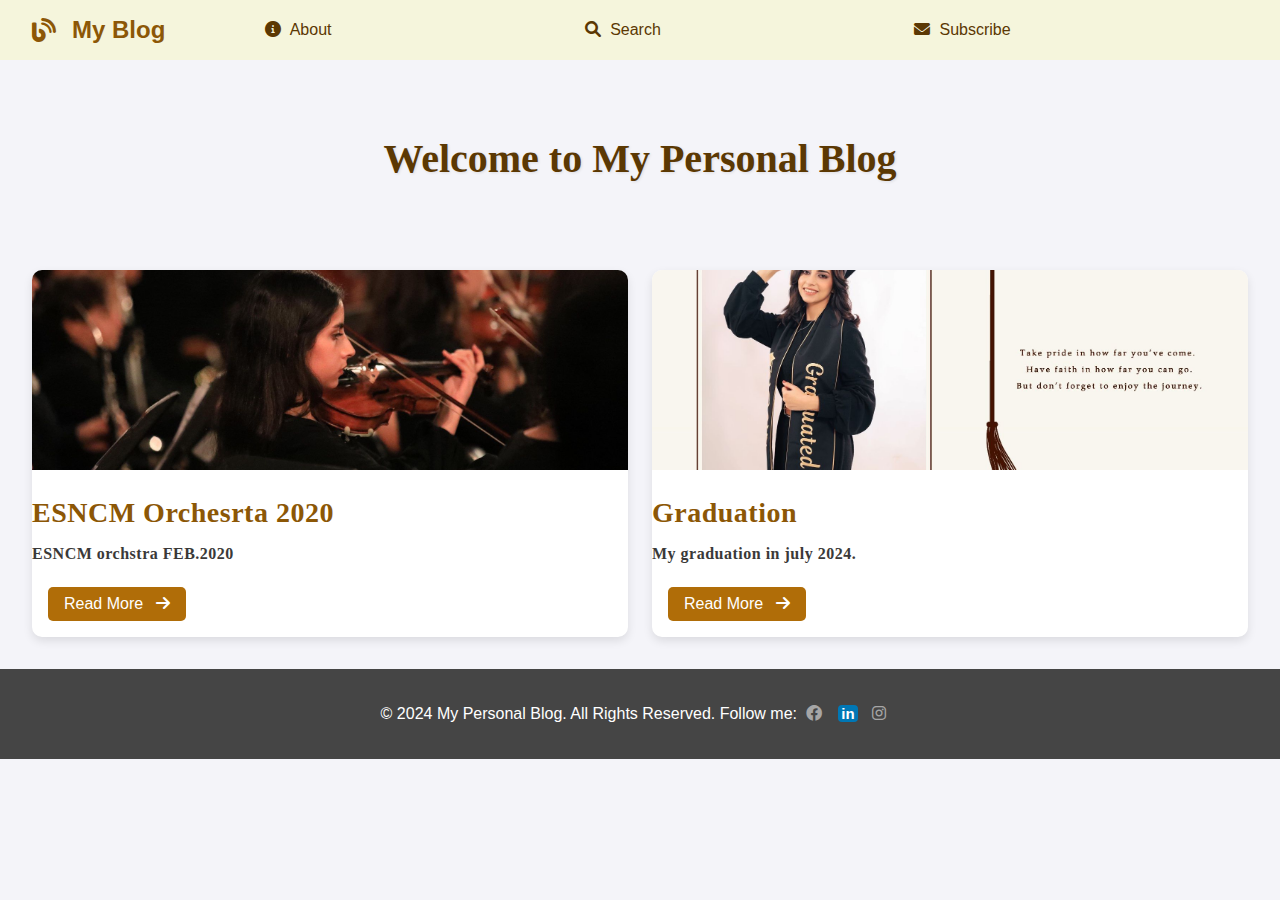
<file: index.html>
<!DOCTYPE html>
<html lang="en">
<head>
    <meta charset="UTF-8">
    <meta name="viewport" content="width=device-width, initial-scale=1.0">
    <title>Personal Blog</title>
    <link rel="stylesheet" href="assets/styles/main.css">

    <link rel="stylesheet" href="https://cdnjs.cloudflare.com/ajax/libs/font-awesome/6.0.0-beta3/css/all.min.css">
</head>
<body>
    <header class="navbar">
        <div class="logo"><a href="index.html"><i class="fas fa-blog"></i> My Blog</a></div>
        <nav>
            <a href="#"><i class="fas fa-info-circle"></i> About</a>
            <a href="#"><i class="fas fa-search"></i> Search</a>
            <a href="#"><i class="fas fa-envelope"></i> Subscribe</a>
        </nav>
    </header>

    <section class="header-banner">
        <h1>Welcome to My Personal Blog</h1>
    </section>

    <main class="content">
        <section class="blog-grid">
            <article class="blog-post">
                <img src="assets/images/violin.jpeg" alt="violin">
                <h2>ESNCM Orchesrta 2020</h2>
                <h3>ESNCM orchstra FEB.2020</h3>
                <a href="post1.html" class="button">Read More <i class="fas fa-arrow-right"></i></a>
            </article>
            <article class="blog-post">
                <img src="assets/images/grad.jpeg" alt="Tech Trends" class="grad">
                <h2>Graduation</h2>
                <h3>My graduation in july 2024.</h3>
                <a href="post2.html" class="button">Read More <i class="fas fa-arrow-right"></i></a>
            </article>
            
        </section>
    </main>

    <footer>
        <p class="author-title">© 2024 My Personal Blog. All Rights Reserved. Follow me: 
            <a href="https://www.facebook.com/sama.fadah?mibextid=LQQJ4d"><i class="fab fa-facebook">  </i></a> 
                        <a href="https://www.linkedin.com/in/sama-fadda-6b57862a4?utm_source=share&utm_campaign=share_via&utm_content=profile&utm_medium=ios_app" class="linkedin-logo"><span>in</span> </a> 
                        <a href="https://www.instagram.com/sama2001_?igsh=MWc5eHp5d2Qzd28zdw%3D%3D&utm_source=qr"><i class="fab fa-instagram">  </i></a>
        </p>
    </footer>
</body>
</html>
</file>
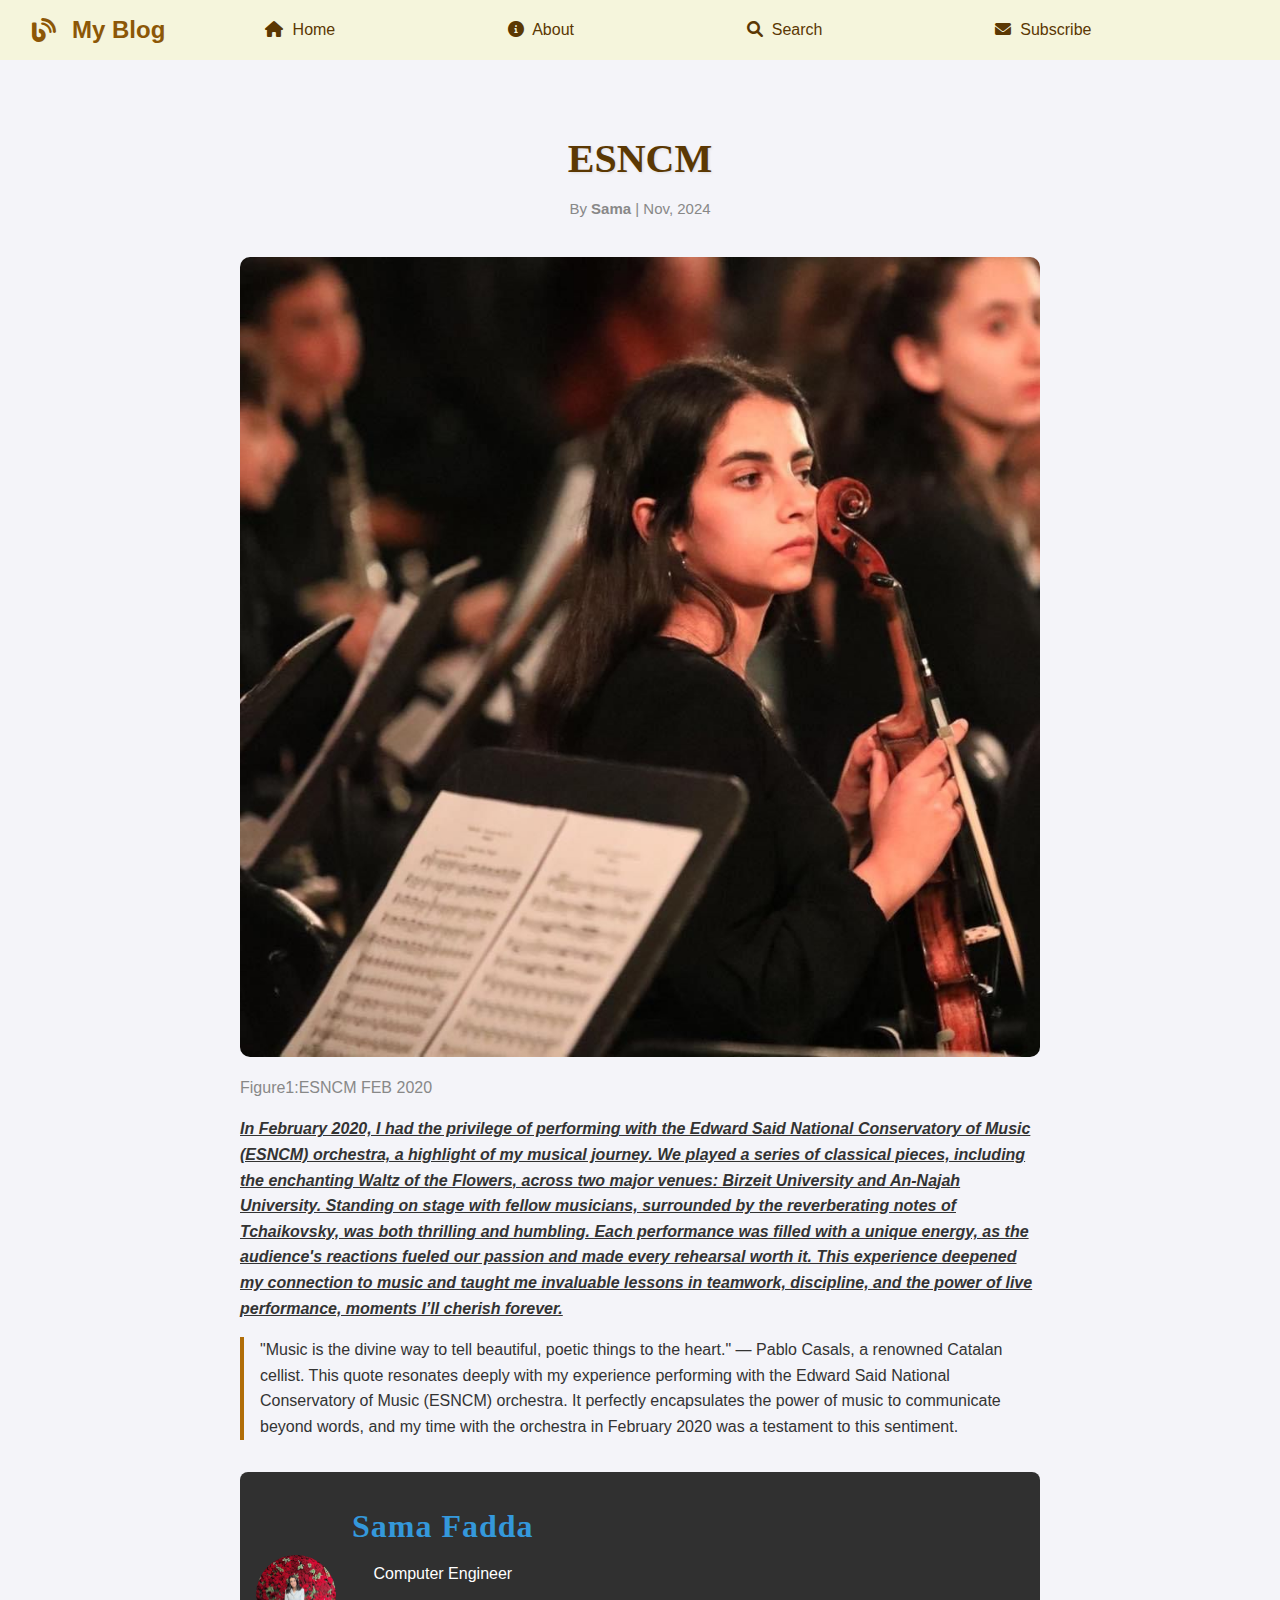
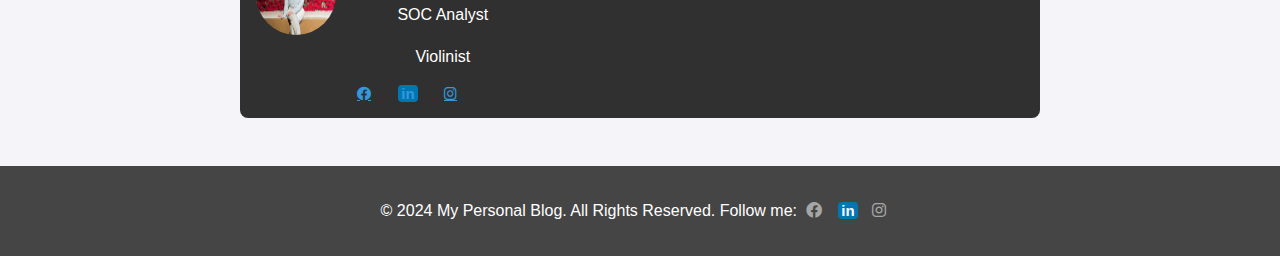
<file: post1.html>
<!DOCTYPE html>
<html lang="en">
<head>
    <meta charset="UTF-8">
    <meta name="viewport" content="width=device-width, initial-scale=1.0">
    <title>Blog Post - My Personal Blog</title>
    <link rel="stylesheet" href="assets/styles/main.css">
    <link rel="stylesheet" href="https://cdnjs.cloudflare.com/ajax/libs/font-awesome/6.0.0-beta3/css/all.min.css">

</head>
<body>
    <header class="navbar">
        <div class="logo"><a href="index.html"><i class="fas fa-blog"></i> My Blog</a></div>
        <nav>
            <a href="index.html"><i class="fas fa-home"></i> Home</a>

            <a href="#"><i class="fas fa-info-circle"></i> About</a>
            <a href="#"><i class="fas fa-search"></i> Search</a>
            <a href="#"><i class="fas fa-envelope"></i> Subscribe</a>
        </nav>
    </header>

    <main class="post-content">
        <header class="post-header">
            <h1>ESNCM</h1>
            <p class="post-meta">By <strong>Sama</strong> | Nov, 2024</p>
        </header>
        
        <article>
            <img src="assets/images/violin2.jpeg" alt="Blog Post Image" class="post-image">
            <p class="caption">Figure1:ESNCM FEB 2020</p>

            <p>
                <b><i><u>In February 2020, I had the privilege of performing with the Edward Said National Conservatory of Music (ESNCM) orchestra, a highlight of my musical journey. We played a series of classical pieces, including the enchanting Waltz of the Flowers, across two major venues: Birzeit University and An-Najah University. Standing on stage with fellow musicians, surrounded by the reverberating notes of Tchaikovsky, was both thrilling and humbling. Each performance was filled with a unique energy, as the audience's reactions fueled our passion and made every rehearsal worth it. This experience deepened my connection to music and taught me invaluable lessons in teamwork, discipline, and the power of live performance, moments I’ll cherish forever.</u></i></b>
            </p>
            <blockquote cite="https://www.enscm.org/">
                <p>
                    "Music is the divine way to tell beautiful, poetic things to the heart." 
                    — Pablo Casals, a renowned Catalan cellist. This quote resonates deeply with my experience 
                    performing with the Edward Said National Conservatory of Music (ESNCM) orchestra. 
                    It perfectly encapsulates the power of music to communicate beyond words, and my time 
                    with the orchestra in February 2020 was a testament to this sentiment.
                </p>
            </blockquote>           
            <footer class="author-info">
                <img src="assets/images/avatar.jpg" alt="Author Avatar" class="avatar">
                <div>
                    <h3 class="name">Sama Fadda</h3>
                    <p class="author-title">Computer Engineer</p>
                    <p class="author-bio">SOC Analyst </p>
                        <p class="author-bio">Violinist</p>
                    <div class="social-sharing">
                        <a href="#"><i class="fab fa-facebook">  </i></a> 
                        <a href="https://www.linkedin.com/" class="linkedin-logo"><span>in</span> </a> 
                        <a href="#"><i class="fab fa-instagram">  </i></a>
                    </div>
                </div>
            </footer>
        </article>
    </main>
    <footer>
        <p class="author-title" >© 2024 My Personal Blog. All Rights Reserved. Follow me: 
            <a href="https://www.facebook.com/sama.fadah?mibextid=LQQJ4d"><i class="fab fa-facebook">  </i></a> 
            <a href="https://www.linkedin.com/in/sama-fadda-6b57862a4?utm_source=share&utm_campaign=share_via&utm_content=profile&utm_medium=ios_app" class="linkedin-logo"><span>in</span> </a> 
            <a href="https://www.instagram.com/sama2001_?igsh=MWc5eHp5d2Qzd28zdw%3D%3D&utm_source=qr"><i class="fab fa-instagram">  </i></a>
        </p>
    </footer>
</body>
</html>
</file>
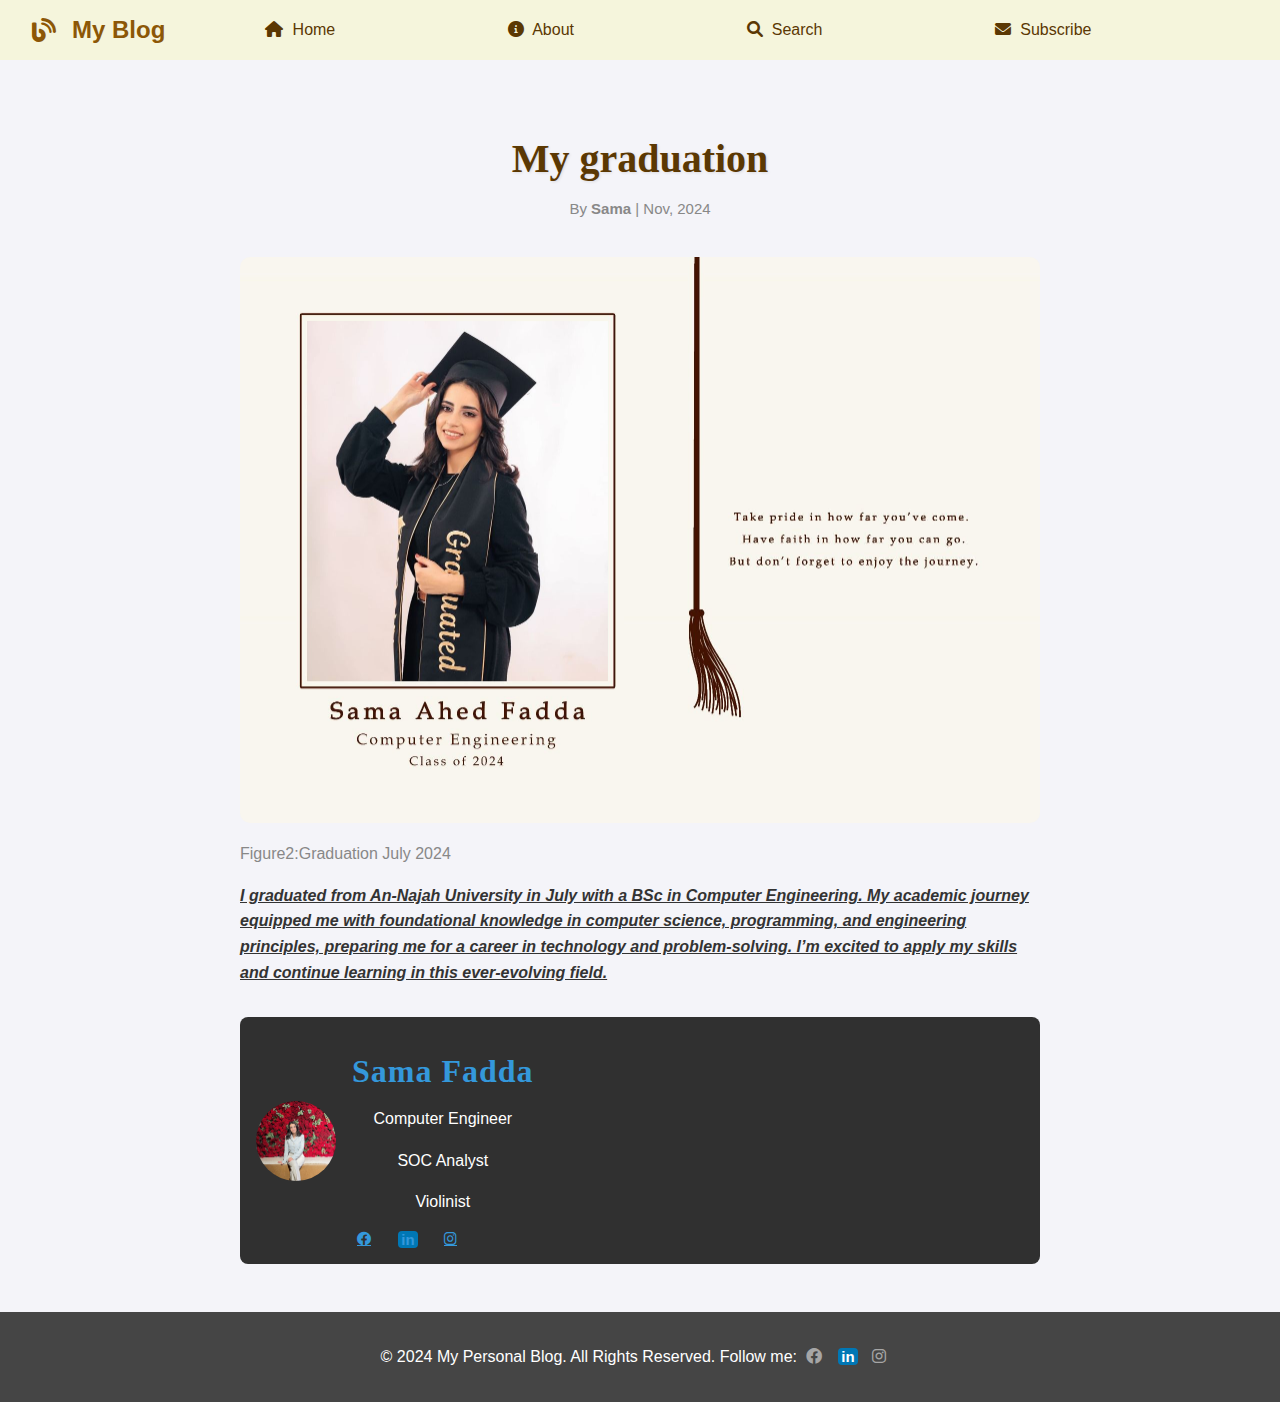
<file: post2.html>
<!DOCTYPE html>
<html lang="en">
<head>
    <meta charset="UTF-8">
    <meta name="viewport" content="width=device-width, initial-scale=1.0">
    <title>Blog Post - My Personal Blog</title>
    <link rel="stylesheet" href="assets/styles/main.css">
    <link rel="stylesheet" href="https://cdnjs.cloudflare.com/ajax/libs/font-awesome/6.0.0-beta3/css/all.min.css">

</head>
<body>
    <header class="navbar">
        <div class="logo"><a href="index.html"><i class="fas fa-blog"></i> My Blog</a></div>
        <nav>
            <a href="index.html"><i class="fas fa-home"></i> Home</a>

            <a href="#"><i class="fas fa-info-circle"></i> About</a>
            <a href="#"><i class="fas fa-search"></i> Search</a>
            <a href="#"><i class="fas fa-envelope"></i> Subscribe</a>
        </nav>
    </header>

    <main class="post-content">
        <header class="post-header">
            <h1>My graduation</h1>
            <p class="post-meta">By <strong>Sama</strong> | Nov, 2024</p>
        </header>
        
        <article>
            <img src="assets/images/grad.jpeg" alt="Blog Post Image" class="post-image">
            <p class="caption">Figure2:Graduation July 2024</p>

            <p>
                <p>
                    <b><i><u>I graduated from An-Najah University in July with a BSc in Computer Engineering. My academic journey equipped me with foundational knowledge in computer science, programming, and engineering principles, preparing me for a career in technology and problem-solving. I’m excited to apply my skills and continue learning in this ever-evolving field.</u></i></b>
                </p>
                
            </p>
                        
            <footer class="author-info">
                <img src="assets/images/avatar.jpg" alt="Author Avatar" class="avatar">
                <div>
                    <h3 class="name">Sama Fadda</h3>
                    <p class="author-title">Computer Engineer</p>
                    <p class="author-bio">SOC Analyst </p>
                        <p class="author-bio">Violinist</p>
                    <div class="social-sharing">
                        <a href="https://www.facebook.com/sama.fadah?mibextid=LQQJ4d"><i class="fab fa-facebook">  </i></a> 
                        <a href="https://www.linkedin.com/in/sama-fadda-6b57862a4?utm_source=share&utm_campaign=share_via&utm_content=profile&utm_medium=ios_app" class="linkedin-logo"><span>in</span> </a> 
                        <a href="https://www.instagram.com/sama2001_?igsh=MWc5eHp5d2Qzd28zdw%3D%3D&utm_source=qr"><i class="fab fa-instagram">  </i></a>
                    </div>
                </div>
            </footer>
        </article>
    </main>
    <footer>
        <p class="author-title" >© 2024 My Personal Blog. All Rights Reserved. Follow me: 
            <a href="#"><i class="fab fa-facebook"></i></a> 
            <a href="https://www.linkedin.com/" class="linkedin-logo"><span>in</span></a> 
            <a href="#"><i class="fab fa-instagram"></i></a>
        </p>
    </footer>
</body>
</html>
</file>
<file: assets/styles/main.css>
@import url("core.css");
@import url("home.css");
@import url("post.css");
@import url("responsive.css");
@import url("footer.css");
@import url("header.css");
@import url("typography.css");
</file>
